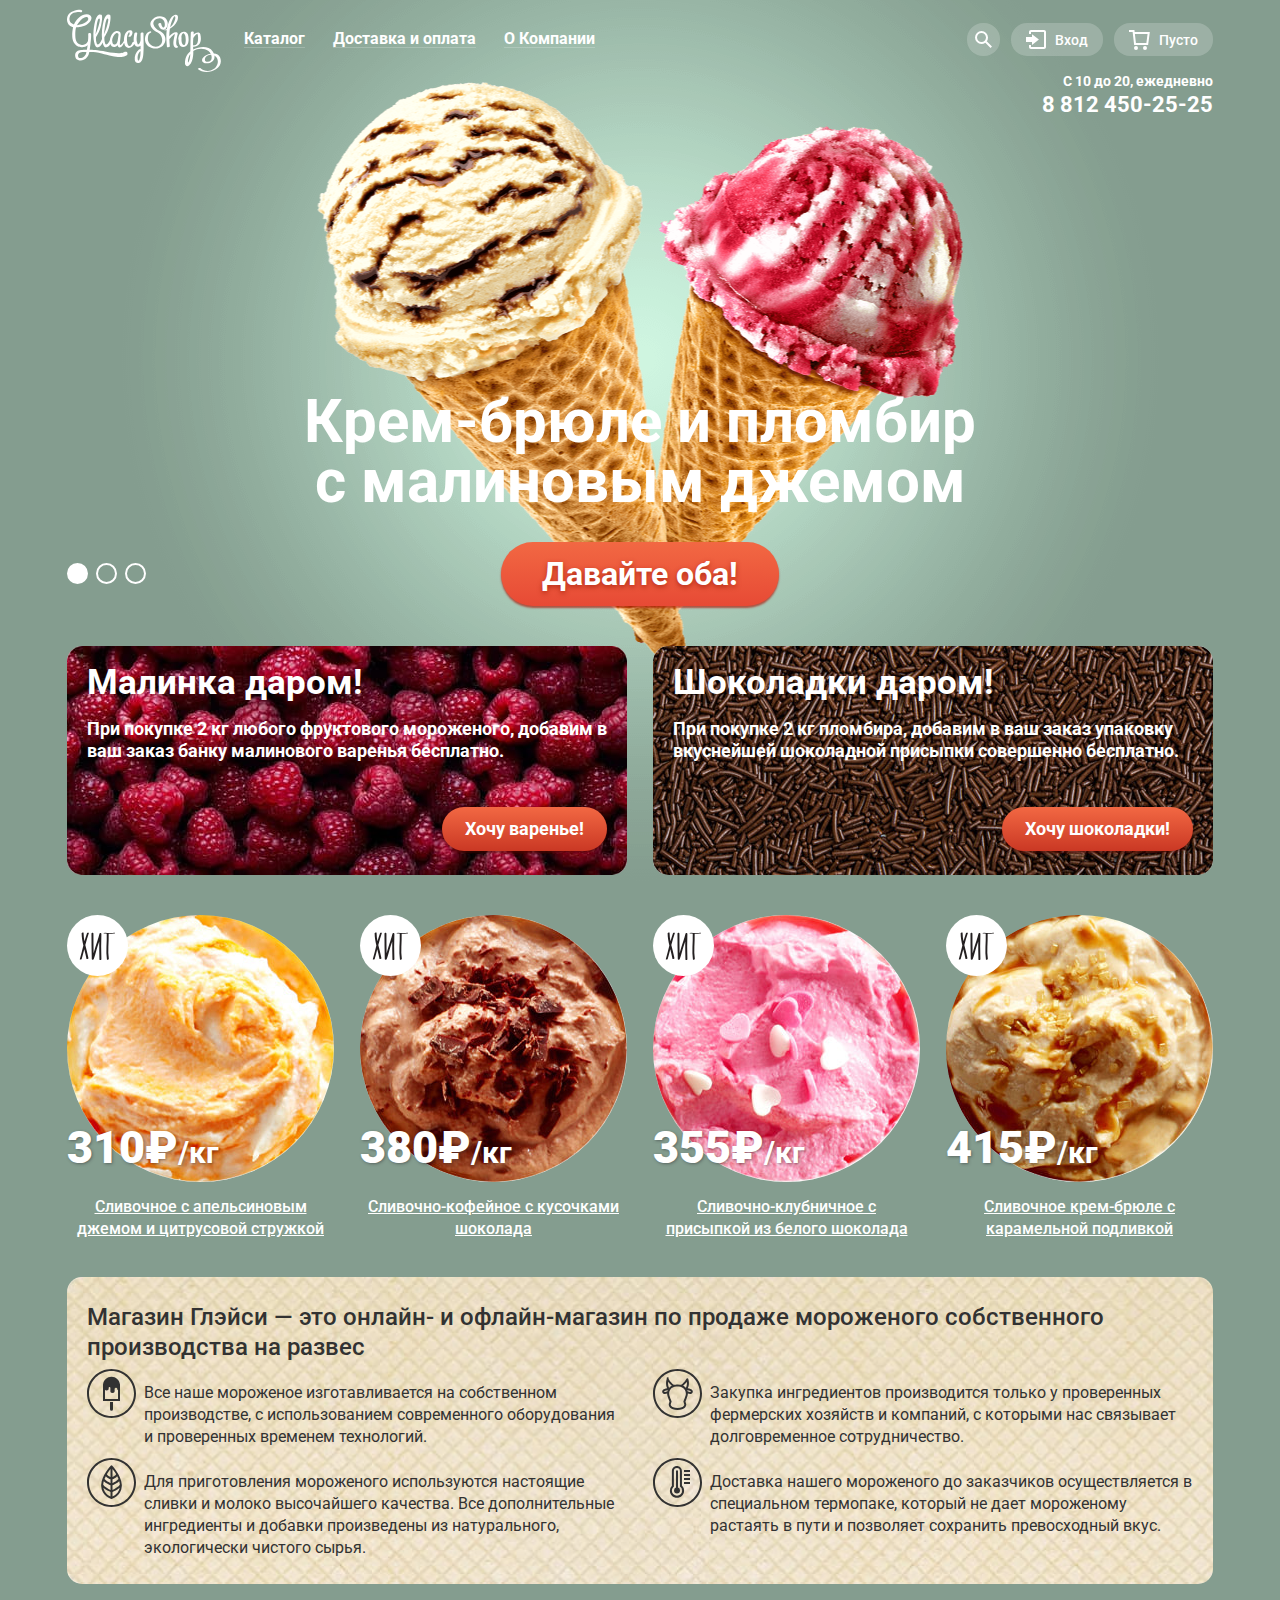
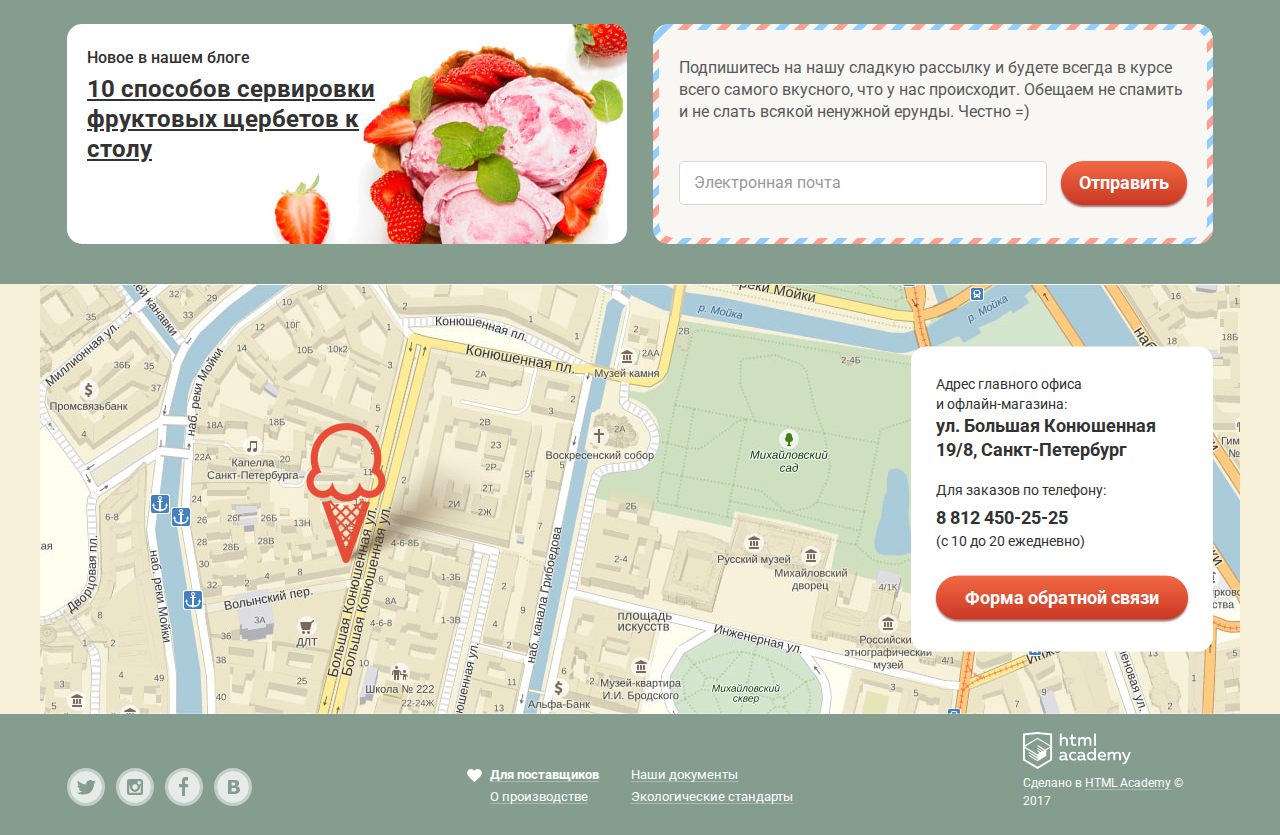
<file: index.html>
<!DOCTYPE html>
<html lang="ru">
<head>
  <meta charset="utf-8">
  <title>HTML Academy: Глейси</title>
  <link rel="stylesheet" href="https://fonts.googleapis.com/css?family=Roboto:400,500,700&amp;subset=cyrillic">
  <link rel="stylesheet" href="css/normalize.css">
  <link rel="stylesheet" href="css/style.min.css">
</head>
<body>

  <input type="radio" class="visually-hidden" name="slider-control" id="slider-control-1" checked>
  <input type="radio" class="visually-hidden" name="slider-control" id="slider-control-2">
  <input type="radio" class="visually-hidden" name="slider-control" id="slider-control-3">

  <div class="site-background">

    <header class="main-header">
      <nav class="main-navigation">
        <a class="site-logo">
          <img src="img/logo.svg" width="154" height="64" alt="Логотип магазина Глэйси">
        </a>
        <ul class="site-navigation">
          <li class="site-navigation-item">
            <a href="#">Каталог</a>
            <ul class="dropdown-menu">
              <li class="dropdown-menu-item"><a href="#">Новинки</a></li>
              <li class="dropdown-menu-item"><a href="catalog.html">Сливочное</a></li>
              <li class="dropdown-menu-item"><a href="#">Щербеты</a></li>
              <li class="dropdown-menu-item"><a href="#">Фруктовый лед</a></li>
              <li class="dropdown-menu-item"><a href="#">Мелорин</a></li>
            </ul>
          </li>
          <li class="site-navigation-item"><a href="#">Доставка и оплата</a></li>
          <li class="site-navigation-item"><a href="#">О Компании</a></li>
        </ul>
        <ul class="user-navigation">
          <li class="user-navigation-item search-link">
            <a href="search.html">
              <svg xmlns="http://www.w3.org/2000/svg" xmlns:xlink="http://www.w3.org/1999/xlink" width="17" height="17" viewBox="0 0 17 17">
                <path fill="#fff" d="M16.958 15.527L11.75 10.32A6.455 6.455 0 0 0 13 6.5 6.5 6.5 0 1 0 6.5 13a6.465 6.465 0 0 0 3.839-1.263l5.205 5.204 1.414-1.414zM6.5 11C4.019 11 2 8.981 2 6.5S4.019 2 6.5 2 11 4.019 11 6.5 8.981 11 6.5 11z"/>
              </svg>
              <span class="visually-hidden">Поиск</span>
            </a>
            <div class="user-navigation-popup search-popup">
              <h2 class="visually-hidden">Форма поиска по сайту</h2>
              <form class="search-form" action="https://echo.htmlacademy.ru" method="post">
                <label class="visually-hidden" for="search-field">Что ищем?</label>
                <input type="search" class="site-navigation-field" id="search-field" placeholder="Что ищем?" required>
                <button class="visually-hidden" type="submit">Искать</button>
              </form>
            </div>
          </li>
          <li class="user-navigation-item login-link">
            <a href="login.html">
              <svg xmlns="http://www.w3.org/2000/svg" xmlns:xlink="http://www.w3.org/1999/xlink" width="21" height="19" viewBox="0 0 21 19">
                <g fill="#fff"><path d="M6 14.875L12.917 9.5 6 4.125v2.917H-.042v4.917H6z"/><path d="M18 0H5C3.9 0 3 .9 3 2v2h2V2h13v15H5v-2H3v2c0 1.1.9 2 2 2h13c1.1 0 2-.9 2-2V2c0-1.1-.9-2-2-2z"/></g>
              </svg>
              <span>Вход</span>
            </a>
            <div class="user-navigation-popup login-popup">
              <h2 class="visually-hidden">Форма входа на сайт</h2>
              <form class="login-form" action="https://echo.htmlacademy.ru" method="post">
                <p>
                  <label class="visually-hidden" for="user-email">Электронная почта</label>
                  <input id="user-email" type="email" class="site-navigation-field" name="email" placeholder="Электронная почта" required>
                </p>
                <p>
                  <label class="visually-hidden" for="user-password">Пароль</label>
                  <input id="user-password" type="password" class="site-navigation-field" name="password" placeholder="Пароль" required>
                </p>
                <button class="button" type="submit">Войти</button>
                <p class="login-links">
                  <a href="#">Забыли пароль?</a>
                  <a href="#">Новая регистрация</a>
                </p>
              </form>
            </div>
          </li>
          <li class="user-navigation-item cart-link empty">
            <a>Пусто</a>
          </li>
        </ul>
      </nav>
      <div class="header-contacts">
        <p>С 10 до 20, ежедневно</p>
        <a href="tel:88124502525">8 812 450-25-25</a>
      </div>
    </header>

    <main class="main-content">
      <div class="container">
        <h1 class="visually-hidden">Магазин мороженого Глэйси</h1>
        <section class="slider">
          <h2 class="visually-hidden">Наборы мороженого</h2>
          <ul class="slider-navigation">
            <li>
              <label for="slider-control-1" tabindex="0"><span class="visually-hidden">Переход к первому слайду</span></label>
            </li>
            <li>
              <label for="slider-control-2" tabindex="0"><span class="visually-hidden">Переход ко второму слайду</span></label>
            </li>
            <li>
              <label for="slider-control-3" tabindex="0"><span class="visually-hidden">Переход к третьему слайду</span></label>
            </li>
          </ul>
          <ul class="slider-list">
            <li id="slide1" class="slider-item">
              <img src="img/slider-image1.png" alt="Крем-брюле и пломбир с малиновым джемом" width="647" height="584">
              <h3>Крем-брюле и пломбир с малиновым джемом</h3>
              <a href="#" class="add-to-cart">Давайте оба!</a>
            </li>
            <li id="slide2" class="slider-item">
              <img src="img/slider-image2.png" alt="Шоколадный пломбир и лимонный сорбет" width="644" height="582">
              <h3>Шоколадный пломбир и лимонный сорбет</h3>
              <a href="#" class="add-to-cart">Давайте оба!</a>
            </li>
            <li id="slide3" class="slider-item">
              <img src="img/slider-image3.png" alt="Пломбир с помадкой и клубничный щербет" width="639" height="582">
              <h3>Пломбир с помадкой и клубничный щербет</h3>
              <a href="#" class="add-to-cart">Давайте оба!</a>
            </li>
          </ul>
        </section>
        <section class="promo">
          <h2 class="visually-hidden">Спецпредложения</h2>
          <ul class="promo-list">
            <li class="promo-item">
              <h3>Малинка даром!</h3>
              <p>При покупке 2 кг любого фруктового мороженого, добавим в ваш заказ банку малинового варенья бесплатно.</p>
              <a href="#" class="button">Хочу варенье!</a>
            </li>
            <li class="promo-item">
              <h3>Шоколадки даром!</h3>
              <p>При покупке 2 кг пломбира, добавим в ваш заказ упаковку вкуснейшей шоколадной присыпки совершенно бесплатно.</p>
              <a href="#" class="button">Хочу шоколадки!</a>
            </li>
          </ul>
        </section>
        <section class="hits">
          <h2 class="visually-hidden">Хиты продаж</h2>
          <ul class="catalog-list">
            <li class="catalog-item">
              <a href="#">
                <p class="catalog-item-image">
                  <img src="img/product-1.jpg" width="267" height="267" alt="Сливочное с апельсиновым джемом и цитрусовой стружкой">
                </p>
                <h3>Сливочное с апельсиновым джемом и цитрусовой стружкой</h3>
              </a>
              <p class="catalog-item-price">
                <b>310₽</b><span>/кг</span>
              </p>
              <a href="#" class="button">Быстрый просмотр</a>
            </li>
            <li class="catalog-item">
              <a href="#">
                <p class="catalog-item-image">
                  <img src="img/product-2.jpg" width="267" height="267" alt="Сливочно-кофейное с кусочками шоколада">
                </p>
                <h3>Сливочно-кофейное с кусочками шоколада</h3>
              </a>
              <p class="catalog-item-price">
                <b>380₽</b><span>/кг</span>
              </p>
              <a href="#" class="button">Быстрый просмотр</a>
            </li>
            <li class="catalog-item">
              <a href="#">
                <p class="catalog-item-image">
                  <img src="img/product-3.jpg" width="267" height="267" alt="Сливочно-клубничное с присыпкой из белого шоколада">
                </p>
                <h3>Сливочно-клубничное с присыпкой из белого шоколада</h3>
              </a>
              <p class="catalog-item-price">
                <b>355₽</b><span>/кг</span>
              </p>
              <a href="#" class="button">Быстрый просмотр</a>
            </li>
            <li class="catalog-item">
              <a href="#">
                <p class="catalog-item-image">
                  <img src="img/product-4.jpg" width="267" height="267" alt="Сливочное крем-брюле с карамельной подливкой">
                </p>
                <h3>Сливочное крем-брюле с карамельной подливкой</h3>
              </a>
              <p class="catalog-item-price">
                <b>415₽</b><span>/кг</span>
              </p>
              <a href="#" class="button">Быстрый просмотр</a>
            </li>
          </ul>
        </section>

        <section class="features">
          <h2 class="visually-hidden">Преимущества</h2>
          <p><b>Магазин Глэйси &mdash; это онлайн- и офлайн-магазин по продаже мороженого собственного производства на развес</b></p>
          <ul class="features-list">
            <li class="feature-icecream">Все наше мороженое изготавливается на собственном производстве, с использованием современного оборудования и проверенных временем технологий.</li>
            <li class="feature-cow">Закупка ингредиентов  производится только у проверенных фермерских хозяйств и компаний, с которыми нас связывает долговременное сотрудничество.</li>
            <li class="feature-eco">Для приготовления мороженого используются настоящие сливки и молоко высочайшего качества. Все дополнительные ингредиенты и добавки произведены из натурального, экологически чистого сырья.</li>
            <li class="feature-thermo">Доставка нашего мороженого до заказчиков осуществляется в специальном термопаке, который не дает мороженому растаять в пути и позволяет сохранить превосходный вкус.</li>
          </ul>
        </section>

        <div class="index-columns">
          <article class="new-article">
            <h2>Новое в нашем блоге</h2>
            <a href="#" class="article-link">10 способов сервировки фруктовых щербетов к столу</a>
          </article>
          <section class="mailing">
            <div class="mailing-inner">
              <h2 class="visually-hidden">Подписка на рассылку</h2>
              <p class="mailing-text">Подпишитесь на нашу сладкую рассылку и будете всегда в курсе всего самого вкусного, что у нас происходит. Обещаем не спамить и не слать всякой ненужной ерунды. Честно =)</p>
              <form class="mailing-form" action="https://echo.htmlacademy.ru" method="post">
                <label class="visually-hidden" for="mailing-email">Электронная почта</label>
                <input type="email" class="mailing-field" id="mailing-email" placeholder="Электронная почта" required>
                <button class="button" type="submit">Отправить</button>
              </form>
            </div>
          </section>
        </div>
      </div>

      <section class="contacts">
        <h2 class="visually-hidden">Контакты и карта</h2>
        <iframe src="https://yandex.ru/map-widget/v1/?um=constructor%3A5968389293e043b6abec05f77f8da253e35d0ff52efd6c8dded9d435170f22a0&amp;source=constructor" height="430"></iframe>
        <img src="img/map.jpg" width="1200" height="430" alt="Наш адрес на карте">
        <div class="contact-info">
          <p class="contact-label">Адрес главного офиса и офлайн-магазина:</p>
          <p class="contact-address"><b>ул. Большая Конюшенная 19/8, Санкт-Петербург</b></p>
          <p class="contact-label">Для заказов по телефону:</p>
          <p class="contact-phone"><b>8 812 450-25-25</b></p>
          <p class="contact-hours">(с 10 до 20 ежедневно)</p>
          <a href="feedback.html" class="feedback-link button">Форма обратной связи</a>
        </div>
      </section>

    </main>

    <footer class="main-footer">
      <div class="container">
        <ul class="footer-social">
          <li>
            <a href="#" class="footer-social-link" target="_blank">
              <span class="visually-hidden">Твиттер</span>
              <svg xmlns="http://www.w3.org/2000/svg" width="32" height="32" viewBox="0 0 32 32"><path fill="#FFF" d="M16 0C7.164 0 0 7.164 0 16c0 8.837 7.164 16 16 16 8.837 0 16-7.163 16-16 0-8.836-7.163-16-16-16zm7.944 12.809c-.251 6.516-3.463 10.832-10.992 10.702h-.486c-.447 0-4.543-.443-5.344-1.823 2.479.19 4.247-.406 5.12-1.136-1.048-.289-2.923-.461-3.251-2.848.384.104.618.221 1.299.113-1.307-.824-2.758-1.519-2.679-3.643.311.317 1.164.518 1.46.457-.768-.233-2.149-3.244-.974-4.781 1.984 1.79 4.075 3.482 7.804 3.643.227-2.214 1.24-3.699 3.168-4.325 1.84-.479 3.255.26 3.901 1.138.737-.224 1.453-.466 2.193-.685-.004.833-.569 1.463-.935 1.709.747.165 1.423-.475 1.423-.475-.184.963-1.094 1.725-1.707 1.954z"/></svg>
            </a>
          </li>
          <li>
            <a href="#" class="footer-social-link" target="_blank">
              <span class="visually-hidden">Инстаграм</span>
              <svg xmlns="http://www.w3.org/2000/svg" width="32" height="32" viewBox="0 0 32 32"><g fill="#FFF"><path d="M20.916 16a4.938 4.938 0 1 1-9.877 0c0-.394.051-.773.138-1.14h-.897v6.838h11.396V14.86h-.897c.086.367.137.746.137 1.14z"/><path d="M15.978 18.659c1.466 0 2.659-1.193 2.659-2.659s-1.193-2.659-2.659-2.659c-1.466 0-2.659 1.193-2.659 2.659s1.192 2.659 2.659 2.659zM18.637 10.302h3.039v3.039h-3.039z"/><path d="M16 0C7.164 0 0 7.164 0 16c0 8.837 7.164 16 16 16 8.837 0 16-7.163 16-16 0-8.836-7.163-16-16-16zm7.955 21.698a2.285 2.285 0 0 1-2.279 2.279H10.279A2.285 2.285 0 0 1 8 21.698V10.302a2.286 2.286 0 0 1 2.279-2.279h11.396a2.286 2.286 0 0 1 2.279 2.279v11.396z"/></g></svg>
            </a>
          </li>
          <li>
            <a href="#" class="footer-social-link" target="_blank">
              <span class="visually-hidden">Фейсбук</span>
              <svg xmlns="http://www.w3.org/2000/svg" width="32" height="32" viewBox="0 0 32 32"><path fill="#FFF" d="M16 0C7.164 0 0 7.163 0 16s7.164 16 16 16c8.837 0 16-7.164 16-16S24.837 0 16 0zm4.062 9.455h-3.021v3.444h3.021v3.445h-3.021v8.61H14.02v-8.61H11v-3.445h3.021V9.455c0-1.902 1.353-3.445 3.021-3.445h3.021v3.445z"/></svg>
            </a>
          </li>
          <li>
            <a href="#" class="footer-social-link" target="_blank">
              <span class="visually-hidden">Вконтакте</span>
              <svg xmlns="http://www.w3.org/2000/svg" width="32" height="32" viewBox="0 0 32 32"><g fill="#FFF"><path d="M16.637 14.495c.402-.019.719-.082.951-.188.326-.145.54-.33.641-.559.101-.229.15-.496.15-.797 0-.232-.058-.465-.174-.697-.116-.232-.322-.405-.617-.517-.264-.1-.592-.155-.984-.165a76.242 76.242 0 0 0-1.652-.014h-.339v2.965h.565c.571 0 1.057-.009 1.459-.028zM18.118 17.084c-.282-.081-.672-.125-1.166-.132a127.97 127.97 0 0 0-1.55-.009h-.79v3.493h.264c1.014 0 1.74-.003 2.18-.009a3.2 3.2 0 0 0 1.212-.245c.377-.157.633-.364.774-.625s.214-.562.214-.9c0-.446-.088-.788-.261-1.03-.17-.241-.464-.423-.877-.543z"/><path d="M16 0C7.164 0 0 7.164 0 16c0 8.837 7.164 16 16 16 8.837 0 16-7.163 16-16 0-8.836-7.163-16-16-16zm6.602 20.531a3.73 3.73 0 0 1-1.124 1.327c-.552.415-1.161.71-1.823.886s-1.501.264-2.519.264h-6.121V8.987h5.443c1.13 0 1.957.038 2.48.113a5.126 5.126 0 0 1 1.561.5c.533.27.929.632 1.189 1.087.26.455.392.975.392 1.558 0 .678-.179 1.278-.536 1.795-.358.518-.863.92-1.517 1.208v.075c.917.182 1.642.559 2.179 1.13.537.571.807 1.325.807 2.261 0 .678-.138 1.283-.411 1.817z"/></g></svg>
            </a>
          </li>
        </ul>
        <ul class="footer-menu">
          <li class="footer-menu-item-decorated"><a href="#">Для поставщиков</a></li>
          <li><a href="#">Наши документы</a></li>
          <li><a href="#">О производстве</a></li>
          <li><a href="#">Экологические стандарты</a></li>
        </ul>
        <div class="footer-copyright">
          <a href="https://htmlacademy.ru/intensive/htmlcss" class="academy-logo-link" target="_blank">
            <img src="img/htmlacademy-logo.svg" width="108" height="39" alt="Логотип HTML Academy">
          </a>
          <p>Сделано в <a href="https://htmlacademy.ru/intensive/htmlcss" class="academy-title-link" target="_blank">HTML Academy</a> &copy; 2017</p>
        </div>
      </div>
    </footer>

  </div>

  <section class="modal modal-feedback">
    <h2 class="visually-hidden">Форма обратной связи</h2>
    <p class="feedback-title">Мы обязательно вам ответим!</p>
    <form class="feedback-form" action="https://echo.htmlacademy.ru" method="post">
      <p>
        <label class="visually-hidden" for="your-name">Как вас зовут?</label>
        <input class="feedback-input" id="your-name" type="text" name="your-name" placeholder="Как вас зовут?">
      </p>
      <p>
        <label class="visually-hidden" for="your-email">Ваша почта для ответа?</label>
        <input class="feedback-input" id="your-email" type="email" name="your-email" placeholder="Ваша почта для ответа?">
      </p>
      <p>
        <label class="visually-hidden" for="your-message">Напишите что-нибудь...</label>
        <textarea id="your-message" name="your-message" placeholder="Напишите что-нибудь..."></textarea>
      </p>
      <button class="button" type="submit">Отправить</button>
    </form>
    <button type="button" class="modal-close"><span class="visually-hidden">Закрыть</span></button>
  </section>

  <div class="overlay"></div>

  <script src="js/script.min.js"></script>
</body>
</html>
</file>
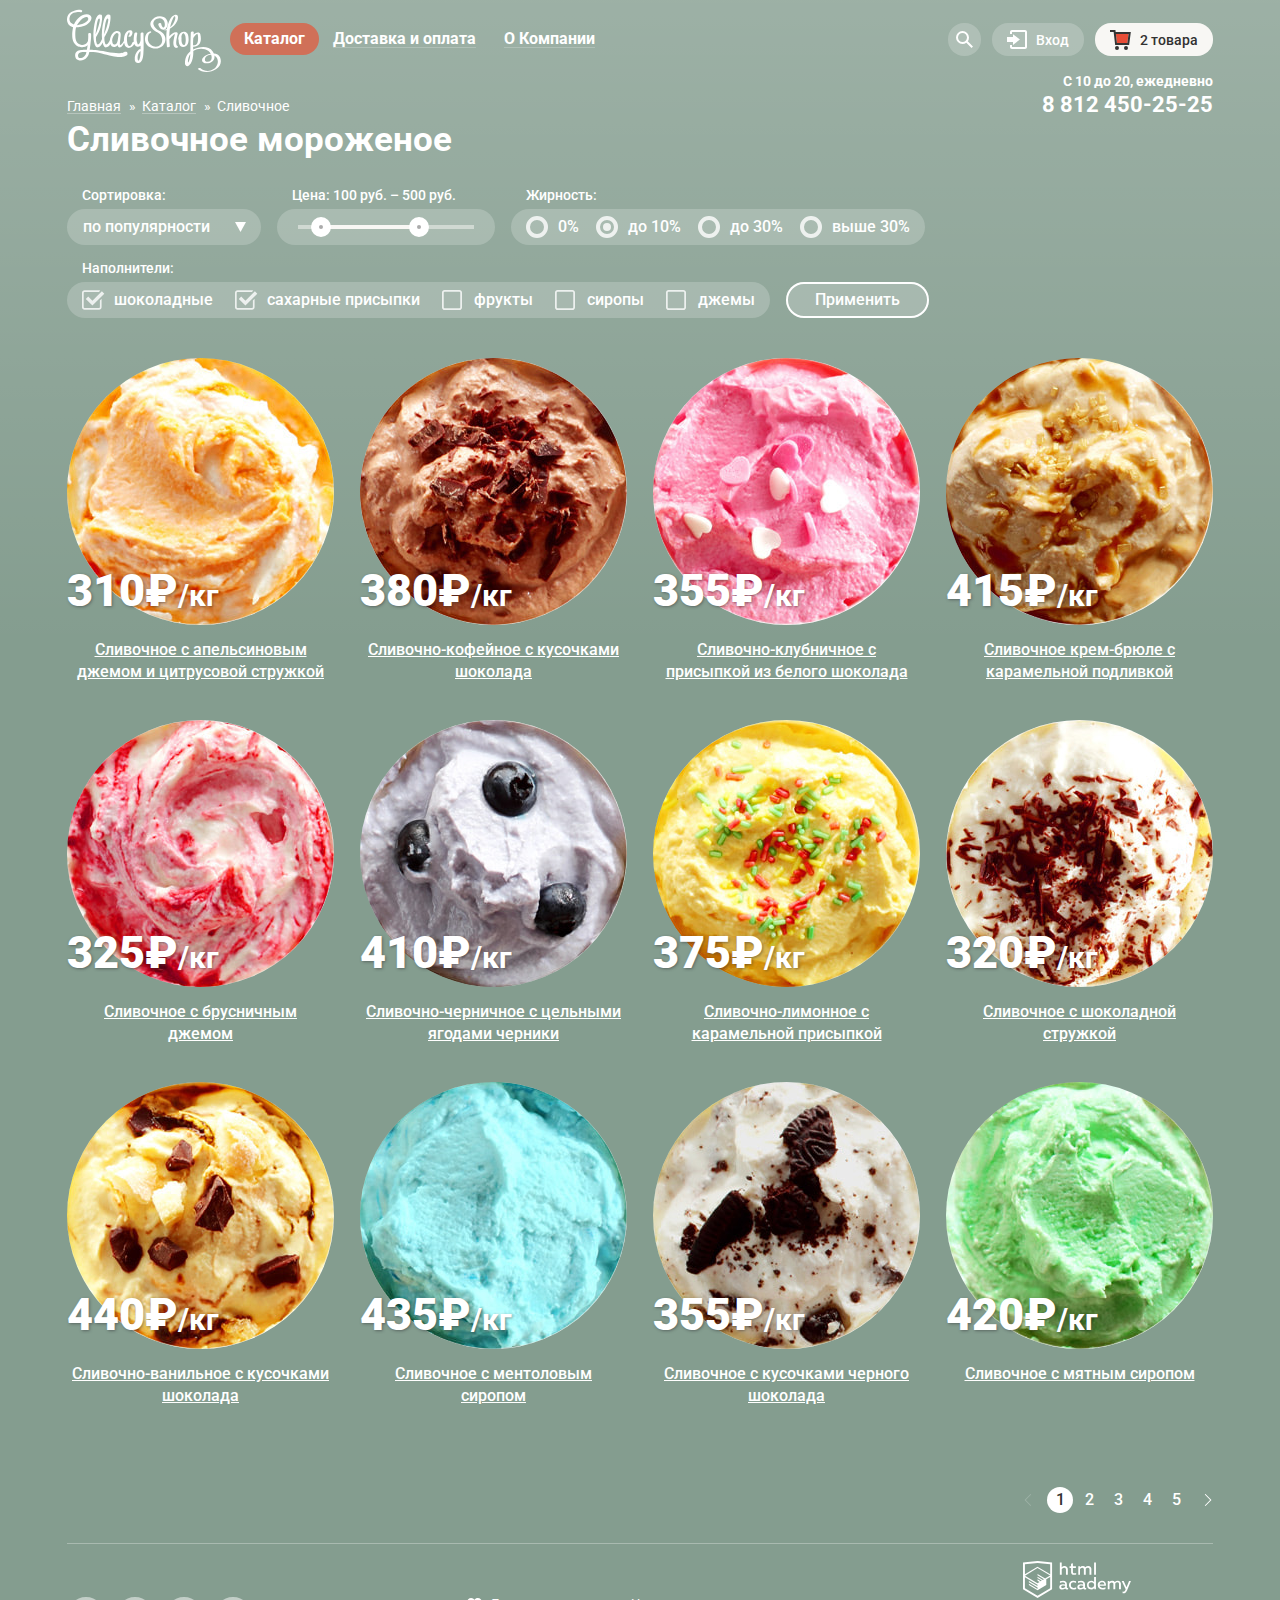
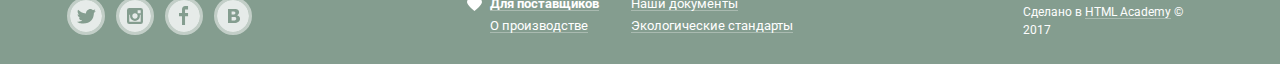
<file: catalog.html>
<!DOCTYPE html>
<html lang="ru">
<head>
  <meta charset="utf-8">
  <title>HTML Academy: Глейси - Каталог</title>
  <link rel="stylesheet" href="https://fonts.googleapis.com/css?family=Roboto:400,500,700&amp;subset=cyrillic">
  <link rel="stylesheet" href="css/normalize.css">
  <link rel="stylesheet" href="css/style.min.css">
</head>
<body class="inner-page">
  <header class="main-header">
    <nav class="main-navigation">
      <a href="index.html" class="site-logo">
        <img src="img/logo.svg" width="154" height="64" alt="Логотип магазина Глэйси">
      </a>
      <ul class="site-navigation">
        <li class="site-navigation-item site-navigation-item-active">
          <a href="#">Каталог</a>
          <ul class="dropdown-menu">
            <li class="dropdown-menu-item"><a href="#">Новинки</a></li>
            <li class="dropdown-menu-item active"><a>Сливочное</a></li>
            <li class="dropdown-menu-item"><a href="#">Щербеты</a></li>
            <li class="dropdown-menu-item"><a href="#">Фруктовый лед</a></li>
            <li class="dropdown-menu-item"><a href="#">Мелорин</a></li>
          </ul>
        </li>
        <li class="site-navigation-item"><a href="#">Доставка и оплата</a></li>
        <li class="site-navigation-item"><a href="#">О Компании</a></li>
      </ul>
      <ul class="user-navigation">
        <li class="user-navigation-item search-link">
          <a href="search.html">
            <svg xmlns="http://www.w3.org/2000/svg" xmlns:xlink="http://www.w3.org/1999/xlink" width="17" height="17" viewBox="0 0 17 17">
              <path fill="#fff" d="M16.958 15.527L11.75 10.32A6.455 6.455 0 0 0 13 6.5 6.5 6.5 0 1 0 6.5 13a6.465 6.465 0 0 0 3.839-1.263l5.205 5.204 1.414-1.414zM6.5 11C4.019 11 2 8.981 2 6.5S4.019 2 6.5 2 11 4.019 11 6.5 8.981 11 6.5 11z"/>
            </svg>
            <span class="visually-hidden">Поиск</span>
          </a>
          <div class="user-navigation-popup search-popup">
            <h2 class="visually-hidden">Форма поиска по сайту</h2>
            <form class="search-form" action="https://echo.htmlacademy.ru" method="post">
              <label class="visually-hidden" for="search-field">Что ищем?</label>
              <input type="search" id="search-field" class="site-navigation-field" placeholder="Что ищем?" required>
              <button class="visually-hidden" type="submit">Искать</button>
            </form>
          </div>
        </li>
        <li class="user-navigation-item login-link">
          <a href="login.html">
            <svg xmlns="http://www.w3.org/2000/svg" xmlns:xlink="http://www.w3.org/1999/xlink" width="21" height="19" viewBox="0 0 21 19">
              <g fill="#fff"><path d="M6 14.875L12.917 9.5 6 4.125v2.917H-.042v4.917H6z"/><path d="M18 0H5C3.9 0 3 .9 3 2v2h2V2h13v15H5v-2H3v2c0 1.1.9 2 2 2h13c1.1 0 2-.9 2-2V2c0-1.1-.9-2-2-2z"/></g>
            </svg>
            <span>Вход</span>
          </a>
          <div class="user-navigation-popup login-popup">
            <h2 class="visually-hidden">Форма входа на сайт</h2>
            <form class="login-form" action="https://echo.htmlacademy.ru" method="post">
              <p>
                <label class="visually-hidden" for="user-email">Электронная почта</label>
                <input id="user-email" type="email" class="site-navigation-field" name="email" placeholder="Электронная почта" required>
              </p>
              <p>
                <label class="visually-hidden" for="user-password">Пароль</label>
                <input id="user-password" type="password" class="site-navigation-field" name="password" placeholder="Пароль" required>
              </p>
              <button class="button" type="submit">Войти</button>
              <p class="login-links">
                <a href="#">Забыли пароль?</a>
                <a href="#">Новая регистрация</a>
              </p>
            </form>
          </div>
        </li>
        <li class="user-navigation-item cart-link not-empty">
          <a href="cart.html">2 товара</a>
          <div class="user-navigation-popup cart-popup">
            <h2 class="visually-hidden">Товары в корзине</h2>
            <table>
              <tr>
                <td><button class="cart-popup-delete" type="button"><span class="visually-hidden">Удалить товар</span></button></td>
                <td><img class="cart-popup-image" src="img/product-1.jpg" width="33" height="33" alt="Пломбир с апельсиновым джемом"></td>
                <td>Пломбир с апельсиновым джемом</td>
                <td>1,5 кг х <span class="cart-popup-price">200 руб.</span></td>
                <td>300 руб.</td>
              </tr>
              <tr>
                <td><button class="cart-popup-delete" type="button"><span class="visually-hidden">Удалить товар</span></button></td>
                <td><img class="cart-popup-image" src="img/product-3.jpg" width="33" height="33" alt="Клубничный пломбир с присыпкой из белого шоколада"></td>
                <td>Клубничный пломбир с присыпкой из белого шоколада</td>
                <td>1,5 кг х <span class="cart-popup-price">300 руб.</span></td>
                <td>450 руб.</td>
              </tr>
            </table>
            <p class="cart-popup-total">Итого: 750 руб.</p>
            <a href="#" class="button">Оформить заказ</a>
          </div>
        </li>
      </ul>
    </nav>
    <div class="header-contacts">
      <p>С 10 до 20, ежедневно</p>
      <a href="tel:88124502525">8 812 450-25-25</a>
    </div>
  </header>

  <main class="main-content">
    <div class="container">
      <ul class="breadcrumbs">
        <li><a href="index.html">Главная</a></li>
        <li><a href="#">Каталог</a></li>
        <li class="active">Сливочное</li>
      </ul>
      <h1 class="page-title">Сливочное мороженое</h1>

      <section class="filters">
        <h2 class="visually-hidden">Фильтр товаров</h2>
        <form class="filter-form" action="https://echo.htmlacademy.ru" method="post">
          <fieldset>
            <legend>Сортировка:</legend>
            <select name="sorting">
              <option value="popularity">по популярности</option>
              <option value="cheap-first">сначала недорогие</option>
              <option value="expensive-first">сначала дорогие</option>
              <option value="fat">по жирности</option>
            </select>
          </fieldset>
          <fieldset>
            <legend>Цена: 100 руб. – 500 руб.</legend>
            <div class="range-wrapper">
              <div class="range">
                <div class="range-bar"></div>
                <button type="button" class="range-control range-control-from"><span class="visually-hidden">Цена, от</span></button>
                <button type="button" class="range-control range-control-to"><span class="visually-hidden">Цена, до</span></button>
              </div>
            </div>
          </fieldset>
          <fieldset>
            <legend>Жирность:</legend>
            <ul class="fat-list">
              <li>
                <input type="radio" class="radio visually-hidden" name="fat-content" value="0" id="fat-content-1">
                <label for="fat-content-1" class="radio-label">0%</label>
              </li>
              <li>
                <input type="radio" class="radio visually-hidden" name="fat-content" value="less-than-10" id="fat-content-2" checked>
                <label for="fat-content-2" class="radio-label">до 10%</label>
              </li>
              <li>
                <input type="radio" class="radio visually-hidden" name="fat-content" value="less-than-30" id="fat-content-3">
                <label for="fat-content-3" class="radio-label">до 30%</label>
              </li>
              <li>
                <input type="radio" class="radio visually-hidden" name="fat-content" value="more-than-30" id="fat-content-4">
                <label for="fat-content-4" class="radio-label">выше 30%</label>
              </li>
            </ul>
          </fieldset>
          <fieldset>
            <legend>Наполнители:</legend>
            <ul class="stuffing-list">
              <li>
                <input type="checkbox" class="checkbox visually-hidden" name="stuffing-chocolate" id="stuffing-chocolate" checked>
                <label for="stuffing-chocolate" class="checkbox-label">шоколадные</label>
              </li>
              <li>
                <input type="checkbox" class="checkbox visually-hidden" name="stuffing-powder" id="stuffing-powder" checked>
                <label for="stuffing-powder" class="checkbox-label">сахарные присыпки</label>
              </li>
              <li>
                <input type="checkbox" class="checkbox visually-hidden" name="stuffing-fruit" id="stuffing-fruit">
                <label for="stuffing-fruit" class="checkbox-label">фрукты</label>
              </li>
              <li>
                <input type="checkbox" class="checkbox visually-hidden" name="stuffing-syrup" id="stuffing-syrup">
                <label for="stuffing-syrup" class="checkbox-label">сиропы</label>
              </li>
              <li>
                <input type="checkbox" class="checkbox visually-hidden" name="stuffing-jam" id="stuffing-jam">
                <label for="stuffing-jam" class="checkbox-label">джемы</label>
              </li>
            </ul>
          </fieldset>
          <button type="submit" class="filter-submit">Применить</button>
        </form>
      </section>

      <section class="catalog">
        <h2 class="visually-hidden">Список товаров</h2>
        <ul class="catalog-list">
          <li class="catalog-item">
            <a href="#">
              <p class="catalog-item-image">
                <img src="img/product-1.jpg" width="267" height="267" alt="Сливочное с апельсиновым джемом и цитрусовой стружкой">
              </p>
              <h3>Сливочное с апельсиновым джемом и цитрусовой стружкой</h3>
            </a>
            <p class="catalog-item-price">
              <b>310₽</b><span>/кг</span>
            </p>
            <a href="#" class="button">Быстрый просмотр</a>
          </li>
          <li class="catalog-item">
            <a href="#">
              <p class="catalog-item-image">
                <img src="img/product-2.jpg" width="267" height="267" alt="Сливочно-кофейное с кусочками шоколада">
              </p>
              <h3>Сливочно-кофейное с кусочками шоколада</h3>
            </a>
            <p class="catalog-item-price">
              <b>380₽</b><span>/кг</span>
            </p>
            <a href="#" class="button">Быстрый просмотр</a>
          </li>
          <li class="catalog-item">
            <a href="#">
              <p class="catalog-item-image">
                <img src="img/product-3.jpg" width="267" height="267" alt="Сливочно-клубничное с присыпкой из белого шоколада">
              </p>
              <h3>Сливочно-клубничное с присыпкой из белого шоколада</h3>
            </a>
            <p class="catalog-item-price">
              <b>355₽</b><span>/кг</span>
            </p>
            <a href="#" class="button">Быстрый просмотр</a>
          </li>
          <li class="catalog-item">
            <a href="#">
              <p class="catalog-item-image">
                <img src="img/product-4.jpg" width="267" height="267" alt="Сливочное крем-брюле с карамельной подливкой">
              </p>
              <h3>Сливочное крем-брюле с карамельной подливкой</h3>
            </a>
            <p class="catalog-item-price">
              <b>415₽</b><span>/кг</span>
            </p>
            <a href="#" class="button">Быстрый просмотр</a>
          </li>
          <li class="catalog-item">
            <a href="#">
              <p class="catalog-item-image">
                <img src="img/product-5.jpg" width="267" height="267" alt="Сливочное с брусничным джемом">
              </p>
              <h3>Сливочное с брусничным джемом</h3>
            </a>
            <p class="catalog-item-price">
              <b>325₽</b><span>/кг</span>
            </p>
            <a href="#" class="button">Быстрый просмотр</a>
          </li>
          <li class="catalog-item">
            <a href="#">
              <p class="catalog-item-image">
                <img src="img/product-6.jpg" width="267" height="267" alt="Сливочно-черничное с цельными ягодами черники">
              </p>
              <h3>Сливочно-черничное с цельными ягодами черники</h3>
            </a>
            <p class="catalog-item-price">
              <b>410₽</b><span>/кг</span>
            </p>
            <a href="#" class="button">Быстрый просмотр</a>
          </li>
          <li class="catalog-item">
            <a href="#">
              <p class="catalog-item-image">
                <img src="img/product-7.jpg" width="267" height="267" alt="Сливочно-лимонное с карамельной присыпкой">
              </p>
              <h3>Сливочно-лимонное с карамельной присыпкой</h3>
            </a>
            <p class="catalog-item-price">
              <b>375₽</b><span>/кг</span>
            </p>
            <a href="#" class="button">Быстрый просмотр</a>
          </li>
          <li class="catalog-item">
            <a href="#">
              <p class="catalog-item-image">
                <img src="img/product-8.jpg" width="267" height="267" alt="Сливочное с шоколадной стружкой">
              </p>
              <h3>Сливочное с шоколадной стружкой</h3>
            </a>
            <p class="catalog-item-price">
              <b>320₽</b><span>/кг</span>
            </p>
            <a href="#" class="button">Быстрый просмотр</a>
          </li>
          <li class="catalog-item">
            <a href="#">
              <p class="catalog-item-image">
                <img src="img/product-9.jpg" width="267" height="267" alt="Сливочно-ванильное с кусочками шоколада">
              </p>
              <h3>Сливочно-ванильное с кусочками шоколада</h3>
            </a>
            <p class="catalog-item-price">
              <b>440₽</b><span>/кг</span>
            </p>
            <a href="#" class="button">Быстрый просмотр</a>
          </li>
          <li class="catalog-item">
            <a href="#">
              <p class="catalog-item-image">
                <img src="img/product-10.jpg" width="267" height="267" alt="Сливочноe с ментоловым сиропом">
              </p>
              <h3>Сливочноe с ментоловым сиропом</h3>
            </a>
            <p class="catalog-item-price">
              <b>435₽</b><span>/кг</span>
            </p>
            <a href="#" class="button">Быстрый просмотр</a>
          </li>
          <li class="catalog-item">
            <a href="#">
              <p class="catalog-item-image">
                <img src="img/product-11.jpg" width="267" height="267" alt="Сливочное с кусочками черного шоколада">
              </p>
              <h3>Сливочное с кусочками черного шоколада</h3>
            </a>
            <p class="catalog-item-price">
              <b>355₽</b><span>/кг</span>
            </p>
            <a href="#" class="button">Быстрый просмотр</a>
          </li>
          <li class="catalog-item">
            <a href="#">
              <p class="catalog-item-image">
                <img src="img/product-12.jpg" width="267" height="267" alt="Сливочное с мятным сиропом">
              </p>
              <h3>Сливочное с мятным сиропом</h3>
            </a>
            <p class="catalog-item-price">
              <b>420₽</b><span>/кг</span>
            </p>
            <a href="#" class="button">Быстрый просмотр</a>
          </li>
        </ul>
        <ul class="pagination-list">
          <li class="pagination-item prev disabled">
            <a href="#">
              <span class="visually-hidden">Предыдущая страница</span>
              <svg xmlns="http://www.w3.org/2000/svg" width="8" height="12" viewBox="0 0 8 12"><path fill="#fff" d="M7.237 5.642L1.73.132c-.2-.197-.52-.197-.717 0s-.198.52 0 .717L6.163 6l-5.15 5.15c-.2.198-.2.52 0 .717.098.1.228.148.357.148.13 0 .26-.05.358-.148l5.51-5.51c.198-.197.198-.517 0-.715z"/></svg>
            </a>
          </li>
          <li class="pagination-item active">
            <a>1</a>
          </li>
          <li class="pagination-item">
            <a href="#">2</a>
          </li>
          <li class="pagination-item">
            <a href="#">3</a>
          </li>
          <li class="pagination-item">
            <a href="#">4</a>
          </li>
          <li class="pagination-item">
            <a href="#">5</a>
          </li>
          <li class="pagination-item next">
            <a href="#">
              <span class="visually-hidden">Следующая страница</span>
              <svg xmlns="http://www.w3.org/2000/svg" width="8" height="12" viewBox="0 0 8 12"><path fill="#fff" d="M7.237 5.642L1.73.132c-.2-.197-.52-.197-.717 0s-.198.52 0 .717L6.163 6l-5.15 5.15c-.2.198-.2.52 0 .717.098.1.228.148.357.148.13 0 .26-.05.358-.148l5.51-5.51c.198-.197.198-.517 0-.715z"/></svg>
            </a>
          </li>
        </ul>
      </section>
    </div>
  </main>

  <footer class="main-footer">
    <div class="container">
      <ul class="footer-social">
        <li>
          <a href="#" class="footer-social-link" target="_blank">
            <span class="visually-hidden">Твиттер</span>
            <svg xmlns="http://www.w3.org/2000/svg" width="32" height="32" viewBox="0 0 32 32"><path fill="#FFF" d="M16 0C7.164 0 0 7.164 0 16c0 8.837 7.164 16 16 16 8.837 0 16-7.163 16-16 0-8.836-7.163-16-16-16zm7.944 12.809c-.251 6.516-3.463 10.832-10.992 10.702h-.486c-.447 0-4.543-.443-5.344-1.823 2.479.19 4.247-.406 5.12-1.136-1.048-.289-2.923-.461-3.251-2.848.384.104.618.221 1.299.113-1.307-.824-2.758-1.519-2.679-3.643.311.317 1.164.518 1.46.457-.768-.233-2.149-3.244-.974-4.781 1.984 1.79 4.075 3.482 7.804 3.643.227-2.214 1.24-3.699 3.168-4.325 1.84-.479 3.255.26 3.901 1.138.737-.224 1.453-.466 2.193-.685-.004.833-.569 1.463-.935 1.709.747.165 1.423-.475 1.423-.475-.184.963-1.094 1.725-1.707 1.954z"/></svg>
          </a>
        </li>
        <li>
          <a href="#" class="footer-social-link" target="_blank">
            <span class="visually-hidden">Инстаграм</span>
            <svg xmlns="http://www.w3.org/2000/svg" width="32" height="32" viewBox="0 0 32 32"><g fill="#FFF"><path d="M20.916 16a4.938 4.938 0 1 1-9.877 0c0-.394.051-.773.138-1.14h-.897v6.838h11.396V14.86h-.897c.086.367.137.746.137 1.14z"/><path d="M15.978 18.659c1.466 0 2.659-1.193 2.659-2.659s-1.193-2.659-2.659-2.659c-1.466 0-2.659 1.193-2.659 2.659s1.192 2.659 2.659 2.659zM18.637 10.302h3.039v3.039h-3.039z"/><path d="M16 0C7.164 0 0 7.164 0 16c0 8.837 7.164 16 16 16 8.837 0 16-7.163 16-16 0-8.836-7.163-16-16-16zm7.955 21.698a2.285 2.285 0 0 1-2.279 2.279H10.279A2.285 2.285 0 0 1 8 21.698V10.302a2.286 2.286 0 0 1 2.279-2.279h11.396a2.286 2.286 0 0 1 2.279 2.279v11.396z"/></g></svg>
          </a>
        </li>
        <li>
          <a href="#" class="footer-social-link" target="_blank">
            <span class="visually-hidden">Фейсбук</span>
            <svg xmlns="http://www.w3.org/2000/svg" width="32" height="32" viewBox="0 0 32 32"><path fill="#FFF" d="M16 0C7.164 0 0 7.163 0 16s7.164 16 16 16c8.837 0 16-7.164 16-16S24.837 0 16 0zm4.062 9.455h-3.021v3.444h3.021v3.445h-3.021v8.61H14.02v-8.61H11v-3.445h3.021V9.455c0-1.902 1.353-3.445 3.021-3.445h3.021v3.445z"/></svg>
          </a>
        </li>
        <li>
          <a href="#" class="footer-social-link" target="_blank">
            <span class="visually-hidden">Вконтакте</span>
            <svg xmlns="http://www.w3.org/2000/svg" width="32" height="32" viewBox="0 0 32 32"><g fill="#FFF"><path d="M16.637 14.495c.402-.019.719-.082.951-.188.326-.145.54-.33.641-.559.101-.229.15-.496.15-.797 0-.232-.058-.465-.174-.697-.116-.232-.322-.405-.617-.517-.264-.1-.592-.155-.984-.165a76.242 76.242 0 0 0-1.652-.014h-.339v2.965h.565c.571 0 1.057-.009 1.459-.028zM18.118 17.084c-.282-.081-.672-.125-1.166-.132a127.97 127.97 0 0 0-1.55-.009h-.79v3.493h.264c1.014 0 1.74-.003 2.18-.009a3.2 3.2 0 0 0 1.212-.245c.377-.157.633-.364.774-.625s.214-.562.214-.9c0-.446-.088-.788-.261-1.03-.17-.241-.464-.423-.877-.543z"/><path d="M16 0C7.164 0 0 7.164 0 16c0 8.837 7.164 16 16 16 8.837 0 16-7.163 16-16 0-8.836-7.163-16-16-16zm6.602 20.531a3.73 3.73 0 0 1-1.124 1.327c-.552.415-1.161.71-1.823.886s-1.501.264-2.519.264h-6.121V8.987h5.443c1.13 0 1.957.038 2.48.113a5.126 5.126 0 0 1 1.561.5c.533.27.929.632 1.189 1.087.26.455.392.975.392 1.558 0 .678-.179 1.278-.536 1.795-.358.518-.863.92-1.517 1.208v.075c.917.182 1.642.559 2.179 1.13.537.571.807 1.325.807 2.261 0 .678-.138 1.283-.411 1.817z"/></g></svg>
          </a>
        </li>
      </ul>
      <ul class="footer-menu">
        <li class="footer-menu-item-decorated"><a href="#">Для поставщиков</a></li>
        <li><a href="#">Наши документы</a></li>
        <li><a href="#">О производстве</a></li>
        <li><a href="#">Экологические стандарты</a></li>
      </ul>
      <div class="footer-copyright">
        <a href="https://htmlacademy.ru/intensive/htmlcss" class="academy-logo-link" target="_blank">
          <img src="img/htmlacademy-logo.svg" width="108" height="39" alt="Логотип HTML Academy">
        </a>
        <p>Сделано в <a href="https://htmlacademy.ru/intensive/htmlcss" class="academy-title-link" target="_blank">HTML Academy</a> &copy; 2017</p>
      </div>
    </div>
  </footer>

</body>
</html>
</file>
<file: css/style.min.css>
html{-webkit-box-sizing:border-box;box-sizing:border-box}*,::before,::after{-webkit-box-sizing:inherit;box-sizing:inherit}body{position:relative;min-width:1200px;margin-left:auto;margin-right:auto;font-family:'Roboto',Arial,sans-serif;background-color:#849d8f;font-size:16px;line-height:22px;color:#fff}img{max-width:100%;height:auto}.container{width:1200px;margin:0 auto;padding:0 27px}.button{display:inline-block;vertical-align:top;font-weight:700;font-size:18px;line-height:24px;text-align:center;color:#fefefe;text-decoration:none;background-color:#e84d37;-webkit-box-shadow:0 2px 2px 0 rgba(85,8,0,.54);box-shadow:0 2px 2px 0 rgba(85,8,0,.54);background-image:-webkit-gradient(linear,left bottom,left top,from(#ca3824),to(#f26843));background-image:-webkit-linear-gradient(bottom,#ca3824,#f26843);background-image:-o-linear-gradient(bottom,#ca3824,#f26843);background-image:linear-gradient(to top,#ca3824,#f26843);border:0;cursor:pointer;-webkit-transition:.25s;-o-transition:.25s;transition:.25s}.button:hover{-webkit-box-shadow:0 1px 2px 0 #ac1000;box-shadow:0 1px 2px 0 #ac1000;background-image:-webkit-gradient(linear,left bottom,left top,from(#e74a35),to(#f26843)),-webkit-gradient(linear,left top,left bottom,from(rgba(255,255,255,.2)),to(rgba(255,255,255,.2)));background-image:-webkit-linear-gradient(bottom,#e74a35,#f26843),-webkit-linear-gradient(top,rgba(255,255,255,.2),rgba(255,255,255,.2));background-image:-o-linear-gradient(bottom,#e74a35,#f26843),-o-linear-gradient(top,rgba(255,255,255,.2),rgba(255,255,255,.2));background-image:linear-gradient(to top,#e74a35,#f26843),linear-gradient(to bottom,rgba(255,255,255,.2),rgba(255,255,255,.2))}.button:focus{-webkit-box-shadow:inset 0 2px 2px 0 #942718;box-shadow:inset 0 2px 2px 0 #942718;background-image:-webkit-gradient(linear,left top,left bottom,from(#e74a35),to(#f26843)),-webkit-gradient(linear,left top,left bottom,from(rgba(0,0,0,.07)),to(rgba(0,0,0,.07)));background-image:-webkit-linear-gradient(top,#e74a35,#f26843),-webkit-linear-gradient(top,rgba(0,0,0,.07),rgba(0,0,0,.07));background-image:-o-linear-gradient(top,#e74a35,#f26843),-o-linear-gradient(top,rgba(0,0,0,.07),rgba(0,0,0,.07));background-image:linear-gradient(to bottom,#e74a35,#f26843),linear-gradient(to bottom,rgba(0,0,0,.07),rgba(0,0,0,.07))}.visually-hidden{position:absolute;width:1px;height:1px;margin:-1px;border:0;padding:0;white-space:nowrap;-webkit-clip-path:inset(100%);clip-path:inset(100%);clip:rect(0 0 0 0);overflow:hidden}.site-background{background-repeat:no-repeat;background-position:50% 0;-webkit-transition:.5s;-o-transition:.5s;transition:.5s}.site-background::before{display:none;content:url(../img/slider-lightning2.png) url(../img/slider-lightning3.png)}#slider-control-1:checked~.site-background{background-color:#849d8f;background-image:url(../img/slider-lightning1.png)}#slider-control-2:checked~.site-background{background-color:#8996a6;background-image:url(../img/slider-lightning2.png)}#slider-control-3:checked~.site-background{background-color:#9d8b84;background-image:url(../img/slider-lightning3.png)}.main-navigation{display:-webkit-box;display:-ms-flexbox;display:flex;-webkit-box-align:start;-ms-flex-align:start;align-items:flex-start;width:1200px;margin:0 auto;padding:0 27px;padding-top:9px}.site-background .main-header{position:relative;z-index:1}.site-logo{width:154px;margin-right:9px;line-height:0}.site-navigation{display:-webkit-box;display:-ms-flexbox;display:flex;-ms-flex-wrap:wrap;flex-wrap:wrap;width:690px;list-style:none;padding:0;padding-top:9px;margin:0;margin-right:auto;line-height:18px;font-weight:700}.site-navigation-item{position:relative;padding:5px 0}.site-navigation-item>a{display:block;position:relative;color:#fff;padding:0 14px;height:32px;line-height:32px;border-radius:16px;text-decoration:none;-webkit-transition:.25s;-o-transition:.25s;transition:.25s}.site-navigation-item:not(.site-navigation-item-active):hover>a{background-color:#f7f6f3;color:#323232}.site-navigation-item>a:focus{-webkit-box-shadow:inset 0 2px 1px 0 #696969;box-shadow:inset 0 2px 1px 0 #696969;background-color:#ededed;color:#323232}.site-navigation-item-active>a{background-color:#d07058}.site-navigation-item:not(.site-navigation-item-active)>a:not(:hover):not(:focus)::after{content:'';position:absolute;bottom:7px;left:14px;right:14px;height:1px;background-color:rgba(255,255,255,.2)}.dropdown-menu{display:none;position:absolute;z-index:1;top:100%;left:-6px;padding:0;margin:0;background-color:#f8f7f4;border-radius:5px;list-style:none;font-size:14px;line-height:16px;font-weight:400;color:#323232;-webkit-box-shadow:0 20px 20px 0 rgba(0,0,0,.4);box-shadow:0 20px 20px 0 rgba(0,0,0,.4);overflow:hidden}.site-navigation-item:hover .dropdown-menu{display:block}.dropdown-menu-item:first-child{font-weight:700}.dropdown-menu-item:first-child::after{content:'';display:block;height:1px;background-color:rgba(53,53,53,.22);margin:0 6px}.dropdown-menu a{display:block;padding:8px 20px;color:#323232;text-decoration:none;white-space:nowrap;-webkit-transition:.25s;-o-transition:.25s;transition:.25s}.dropdown-menu-item:first-child a{padding-top:12px;padding-bottom:10px}.dropdown-menu-item:last-child a{padding-bottom:12px}.dropdown-menu-item:not(.active) a:hover{background-color:#fbded7}.dropdown-menu-item:not(.active) a:focus{background-color:#f6b5a5}.dropdown-menu-item.active a{background-color:#d07058;color:#fff}.user-navigation{display:-webkit-box;display:-ms-flexbox;display:flex;-ms-flex-wrap:wrap;flex-wrap:wrap;-webkit-box-pack:end;-ms-flex-pack:end;justify-content:flex-end;width:267px;list-style:none;padding:0;padding-top:11px;margin:0;font-weight:500;font-size:14px;line-height:16px}.user-navigation-item{position:relative;padding:3px 0;margin-left:11px}.user-navigation-item:first-child{margin-left:0}.user-navigation-item>a{display:-webkit-box;display:-ms-flexbox;display:flex;-webkit-box-align:center;-ms-flex-align:center;align-items:center;color:#fff;text-decoration:none;background-color:rgba(255,255,255,.2);border-radius:16px;-webkit-transition:.25s;-o-transition:.25s;transition:.25s}.search-link:hover>a,.login-link:hover>a{background-color:#f8f7f4;color:#323232}.login-link span{line-height:16px}.search-link>a{padding:8px}.user-navigation-item path{-webkit-transition:.25s;-o-transition:.25s;transition:.25s}.search-link:hover path,.login-link:hover path{fill:#323232}.login-link>a{padding:8px 15px 7px;line-height:0}.login-link svg{margin-right:8px;margin-top:-1px}.cart-link>a{padding:9px 15px 8px 45px;position:relative}.cart-link.not-empty>a{background-color:#f8f7f4;color:#323232}.cart-link>a::before{content:'';position:absolute;width:21px;height:20px;left:15px;top:7px;background-image:url(../img/cart.svg);background-repeat:no-repeat}.cart-link.not-empty>a::before{background-image:url(../img/cart-notempty.svg)}.search-popup,.login-popup,.cart-popup{display:none;position:absolute;z-index:1;top:100%;right:0;padding:20px 15px;background-color:#f8f7f4;color:#323232;border-radius:5px;-webkit-box-shadow:0 20px 20px 0 rgba(0,0,0,.4);box-shadow:0 20px 20px 0 rgba(0,0,0,.4)}.user-navigation-item:hover .user-navigation-popup{display:block}.search-popup{width:340px}.site-navigation-field{width:100%;padding:0 15px;border-radius:5px;background-color:#fff;border:0;-webkit-box-shadow:inset 0 0 0 1px rgba(178,178,178,.52);box-shadow:inset 0 0 0 1px rgba(178,178,178,.52);font-size:14px;line-height:44px;height:44px;font-weight:700;color:#323232;-webkit-transition:.25s;-o-transition:.25s;transition:.25s}.site-navigation-field:hover{-webkit-box-shadow:inset 0 0 0 2px rgba(154,154,154,.52);box-shadow:inset 0 0 0 2px rgba(154,154,154,.52)}.site-navigation-field:focus{-webkit-box-shadow:inset 0 0 0 2px rgba(46,136,228,.52);box-shadow:inset 0 0 0 2px rgba(46,136,228,.52);outline:0}.site-navigation-field::-webkit-input-placeholder{font-weight:400;color:#999;opacity:1}.site-navigation-field:-ms-input-placeholder{font-weight:400;color:#999;opacity:1}.site-navigation-field::-ms-input-placeholder{font-weight:400;color:#999;opacity:1}.site-navigation-field::placeholder{font-weight:400;color:#999;opacity:1}.login-popup{width:280px;padding:20px}.login-form{display:-webkit-box;display:-ms-flexbox;display:flex;-ms-flex-wrap:wrap;flex-wrap:wrap;-webkit-box-align:center;-ms-flex-align:center;align-items:center;-webkit-box-pack:justify;-ms-flex-pack:justify;justify-content:space-between}.login-form p:not(.login-links){width:100%;margin:0 0 20px}.login-form .button{border-radius:22px;padding:10px 25px}.login-links{display:-webkit-box;display:-ms-flexbox;display:flex;-ms-flex-wrap:wrap;flex-wrap:wrap;-webkit-box-orient:vertical;-webkit-box-direction:normal;-ms-flex-direction:column;flex-direction:column;-webkit-box-align:start;-ms-flex-align:start;align-items:flex-start;margin:0}.login-links a{position:relative;font-size:13px;line-height:24px;color:#323232;text-decoration:none;-webkit-transition:.25s;-o-transition:.25s;transition:.25s}.login-links a:not(:first-child){margin-top:-4px}.login-links a:hover,.login-links a:focus{color:#e84d37}.login-links a::after{content:'';position:absolute;left:0;right:0;bottom:4px;height:1px;background-color:rgba(0,0,0,.3);-webkit-transition:.25s;-o-transition:.25s;transition:.25s}.login-links a:hover::after,.login-links a:focus::after{background-color:rgba(236,89,60,.3)}.cart-popup{width:540px;text-align:right}.cart-popup table{width:100%;text-align:left;font-size:13px;border-bottom:1px solid #cacac7;margin-bottom:13px}.cart-popup td{white-space:nowrap;padding:6px 0 17px;vertical-align:top}.cart-popup td:first-child{width:22px}.cart-popup td:nth-child(2){width:45px;line-height:0;padding-top:0}.cart-popup td:not(:first-child):not(:nth-child(2)){padding-right:20px}.cart-popup td:nth-child(3){white-space:normal}.cart-popup-image{border-radius:50%}.cart-popup-delete{width:11px;height:11px;border:0;background-color:transparent;background-image:url(../img/delete.svg);background-repeat:no-repeat;cursor:pointer}.cart-popup-price{color:#999}.cart-popup-total{font-size:15px;line-height:18px;font-weight:700;margin:0 0 13px}.cart-popup .button{padding:11px 15px;border-radius:22px}.header-contacts{width:1200px;margin:0 auto;padding:0 27px;font-weight:700;text-align:right}.header-contacts p{margin:0 0 4px;font-size:14px;line-height:16px}.header-contacts a{font-size:22px;line-height:24px;color:#fff;text-decoration:none}.site-background .main-content{margin-top:-56px}.slider{position:relative}.slider-list{list-style:none;margin:0;padding:0;text-align:center}.slider-item{display:none;position:relative;padding-top:330px;padding-bottom:40px}.slider-item img{position:absolute;top:20px;left:50%;-webkit-transform:translateX(-50%);-ms-transform:translateX(-50%);transform:translateX(-50%)}.slider-item h3{position:relative;width:700px;font-size:60px;line-height:60px;font-weight:700;margin:0 auto 30px}.slider-item a{display:inline-block;vertical-align:top;position:relative;padding:10px 41px;border-radius:32px;font-size:32px;line-height:44px;font-weight:700;color:#fff;text-shadow:0 2px 5px rgba(160,32,11,.76);text-decoration:none;-webkit-box-shadow:0 2px 2px 0 rgba(172,16,0,.64);box-shadow:0 2px 2px 0 rgba(172,16,0,.64);background-color:#e84d37;background-image:-webkit-gradient(linear,left bottom,left top,from(#e74a35),to(#f26843));background-image:-webkit-linear-gradient(bottom,#e74a35,#f26843);background-image:-o-linear-gradient(bottom,#e74a35,#f26843);background-image:linear-gradient(to top,#e74a35,#f26843);-webkit-transition:.25s;-o-transition:.25s;transition:.25s}.slider-item a:hover{-webkit-box-shadow:0 2px 2px 0 #ac1000;box-shadow:0 2px 2px 0 #ac1000;background-image:-webkit-gradient(linear,left bottom,left top,from(#e74a35),to(#f26843)),-webkit-gradient(linear,left top,left bottom,from(rgba(255,255,255,.2)),to(rgba(255,255,255,.2)));background-image:-webkit-linear-gradient(bottom,#e74a35,#f26843),-webkit-linear-gradient(top,rgba(255,255,255,.2),rgba(255,255,255,.2));background-image:-o-linear-gradient(bottom,#e74a35,#f26843),-o-linear-gradient(top,rgba(255,255,255,.2),rgba(255,255,255,.2));background-image:linear-gradient(to top,#e74a35,#f26843),linear-gradient(to bottom,rgba(255,255,255,.2),rgba(255,255,255,.2))}.slider-item a:focus{-webkit-box-shadow:inset 0 2px 2px 0 #942718;box-shadow:inset 0 2px 2px 0 #942718;background-image:-webkit-gradient(linear,left top,left bottom,from(#e74a35),to(#f26843)),-webkit-gradient(linear,left top,left bottom,from(rgba(0,0,0,.07)),to(rgba(0,0,0,.07)));background-image:-webkit-linear-gradient(top,#e74a35,#f26843),-webkit-linear-gradient(top,rgba(0,0,0,.07),rgba(0,0,0,.07));background-image:-o-linear-gradient(top,#e74a35,#f26843),-o-linear-gradient(top,rgba(0,0,0,.07),rgba(0,0,0,.07));background-image:linear-gradient(to bottom,#e74a35,#f26843),linear-gradient(to bottom,rgba(0,0,0,.07),rgba(0,0,0,.07))}.slider-navigation{display:-webkit-box;display:-ms-flexbox;display:flex;position:absolute;z-index:1;left:0;bottom:62px;list-style:none;margin:0;padding:0}.slider-navigation li{margin-right:8px}.slider-navigation li:last-child{margin-right:0}.slider-navigation label{display:block;width:21px;height:21px;border:2px solid #fff;border-radius:50%;cursor:pointer;-webkit-transition:.25s;-o-transition:.25s;transition:.25s}.slider-navigation label:hover{background-color:rgba(255,255,255,.4)}.slider-navigation label:focus{background-color:#fff}#slider-control-1:checked~.site-background #slide1,#slider-control-2:checked~.site-background #slide2,#slider-control-3:checked~.site-background #slide3{display:block}#slider-control-1:checked~.site-background label[for=slider-control-1],#slider-control-2:checked~.site-background label[for=slider-control-2],#slider-control-3:checked~.site-background label[for=slider-control-3]{background-color:#fff}.promo{position:relative;margin-bottom:40px}.promo-list{display:-webkit-box;display:-ms-flexbox;display:flex;-webkit-box-pack:justify;-ms-flex-pack:justify;justify-content:space-between;list-style:none;padding:0;margin:0}.promo-item{width:560px;border-radius:15px;padding:16px 20px 24px;text-align:right;background-repeat:no-repeat;background-size:cover}.promo-item:first-child{background-color:#6b1b2b;background-image:url(../img/promo-bg-1.jpg)}.promo-item:last-child{background-color:#4b3226;background-image:url(../img/promo-bg-2.jpg)}.promo-item h3{font-size:35px;line-height:41px;font-weight:700;text-align:left;margin:0 0 15px}.promo-item p{font-size:18px;font-weight:700;text-align:left;margin:0}.promo-item .button{padding:10px 23px;border-radius:22px;margin-top:45px}.features{border-radius:15px;padding:25px 20px 15px;margin-bottom:40px;color:#323232;background-color:#dcd0b5;background-image:url(../img/features-bg.jpg);background-size:cover}.features p{margin:0 0 7px}.features b{font-weight:500;font-size:24px;line-height:30px}.features ul{list-style:none;padding:0;margin:0;display:-webkit-box;display:-ms-flexbox;display:flex;-webkit-box-pack:justify;-ms-flex-pack:justify;justify-content:space-between;-ms-flex-wrap:wrap;flex-wrap:wrap}.features li{width:540px;padding-left:57px;padding-top:13px;margin-bottom:10px;background-repeat:no-repeat}.features .feature-icecream{background-image:url(../img/feature-1.svg)}.features .feature-cow{background-image:url(../img/feature-2.svg)}.features .feature-eco{background-image:url(../img/feature-3.svg)}.features .feature-thermo{background-image:url(../img/feature-4.svg)}.index-columns{display:-webkit-box;display:-ms-flexbox;display:flex;-webkit-box-pack:justify;-ms-flex-pack:justify;justify-content:space-between;margin-bottom:40px}.new-article{width:560px;border-radius:15px;padding:23px 20px;background-color:#fff;background-image:url(../img/article-bg.jpg);background-repeat:no-repeat;background-position:bottom 0 right 0;background-size:cover;color:#323232}.new-article h2{font-size:16px;font-weight:500;margin:0 0 5px}.article-link{display:inline-block;vertical-align:top;max-width:290px;font-weight:700;font-size:24px;line-height:30px;color:#323232;-webkit-transition:.25s;-o-transition:.25s;transition:.25s}.article-link:hover,.article-link:focus{color:#e84d37}.mailing{width:560px;border-radius:15px;background-image:url(../img/bg-post.svg);background-repeat:no-repeat;background-size:cover;padding:6px}.mailing-inner{border-radius:15px;padding:27px 20px 33px;background-color:#f8f7f4;color:#5a5a5a}.mailing-text{margin:0 0 38px}.mailing-form{display:-webkit-box;display:-ms-flexbox;display:flex;-webkit-box-align:start;-ms-flex-align:start;align-items:flex-start;-webkit-box-pack:justify;-ms-flex-pack:justify;justify-content:space-between}.mailing-field{width:368px;font-weight:700;font-size:16px;line-height:44px;height:44px;background-color:#fff;border:0;border-radius:5px;-webkit-box-shadow:inset 0 0 0 1px rgba(178,178,178,.52);box-shadow:inset 0 0 0 1px rgba(178,178,178,.52);padding:0 15px;-webkit-transition:.25s;-o-transition:.25s;transition:.25s}.mailing-field:hover{-webkit-box-shadow:inset 0 0 0 2px rgba(154,154,154,.52);box-shadow:inset 0 0 0 2px rgba(154,154,154,.52)}.mailing-field:focus{outline:0;-webkit-box-shadow:inset 0 0 0 2px rgba(46,136,228,.52);box-shadow:inset 0 0 0 2px rgba(46,136,228,.52)}.mailing-field::-webkit-input-placeholder{font-weight:400;color:#999;opacity:1}.mailing-field:-ms-input-placeholder{font-weight:400;color:#999;opacity:1}.mailing-field::-ms-input-placeholder{font-weight:400;color:#999;opacity:1}.mailing-field::placeholder{font-weight:400;color:#999;opacity:1}.mailing-form .button{padding:10px 18px;border-radius:22px}.contacts{position:relative;min-height:430px;overflow:hidden;background-color:#f7f1d9}.contacts>img{position:absolute;z-index:1;top:0;left:50%;-webkit-transform:translateX(-50%);-ms-transform:translateX(-50%);transform:translateX(-50%)}.contacts iframe{position:relative;z-index:2;width:100%;border:0;vertical-align:bottom}.contact-info{position:absolute;z-index:3;right:calc((100% - 1146px)/2);top:50%;-webkit-transform:translateY(-50%);-ms-transform:translateY(-50%);transform:translateY(-50%);width:302px;border-radius:15px;padding:27px 25px 32px;background-color:#fff;color:#323232}.contact-info p:first-child{max-width:150px}.contact-info .contact-address{margin:0 0 18px}.contact-info .contact-phone{margin:7px 0 0}.contact-label{font-size:14px;line-height:20px;margin:0}.contact-info b{font-size:18px}.contact-address b{line-height:24px}.contact-hours{font-size:14px;margin:0 0 24px}.contact-info .button{width:100%;padding:10px 15px;border-radius:22px}.inner-page .main-content{margin-top:-20px}.inner-page::before{content:'';position:absolute;z-index:-1;top:0;left:0;right:0;height:647px;background-image:-webkit-gradient(linear,left top,left bottom,from(rgba(255,255,255,.2)),to(rgba(255,255,255,0)));background-image:-webkit-linear-gradient(top,rgba(255,255,255,.2) 0%,rgba(255,255,255,0) 100%);background-image:-o-linear-gradient(top,rgba(255,255,255,.2) 0%,rgba(255,255,255,0) 100%);background-image:linear-gradient(to bottom,rgba(255,255,255,.2) 0%,rgba(255,255,255,0) 100%)}.breadcrumbs{display:-webkit-box;display:-ms-flexbox;display:flex;list-style:none;padding:0;margin:0 0 5px;font-size:14px;line-height:16px}.breadcrumbs li{position:relative;margin-right:21px}.breadcrumbs li:last-child{margin-right:0}.breadcrumbs li::after{content:'\00bb';position:absolute;left:100%;margin-left:8px}.breadcrumbs li:last-child::after{display:none}.breadcrumbs a{position:relative;color:#fff;text-decoration:none;-webkit-transition:.25s;-o-transition:.25s;transition:.25s}.breadcrumbs a:hover,.breadcrumbs a:focus{color:#ffbc9e}.breadcrumbs a::after{content:'';position:absolute;left:0;right:0;bottom:0;height:1px;background-color:rgba(255,255,255,.3);-webkit-transition:.25s;-o-transition:.25s;transition:.25s}.breadcrumbs a:hover::after,.breadcrumbs a:focus::after{background-color:rgba(249,172,159,.3)}.page-title{margin-top:0;margin-bottom:27px;font-size:35px;line-height:41px;font-weight:700}.filters{margin-bottom:40px}.filter-form{display:-webkit-box;display:-ms-flexbox;display:flex;-webkit-box-align:start;-ms-flex-align:start;align-items:flex-start;-ms-flex-wrap:wrap;flex-wrap:wrap}.filter-form fieldset{border:0;margin:0;margin-right:16px;margin-bottom:15px;padding:0;font-size:16px;line-height:18px;font-weight:500}.filter-form fieldset:last-of-type{margin-bottom:0}.filter-form legend{font-size:14px;line-height:16px;padding-left:15px;margin-bottom:6px}.filter-form select{background-color:rgba(255,255,255,.2);border-radius:18px;border:0;padding-right:32px;padding-left:16px;height:36px;line-height:36px;font-weight:500;font-size:16px;color:#fff;-webkit-appearance:none;-moz-appearance:none;appearance:none;background-repeat:no-repeat;background-position:right 15px top 50%;background-image:url(../img/icon-down-dir-white.svg);-webkit-transition:.25s;-o-transition:.25s;transition:.25s}.filter-form select::-ms-expand{display:none}.filter-form select:hover{color:#323232;background-image:url(../img/icon-down-dir.svg)}.range-wrapper{background-color:rgba(255,255,255,.2);border-radius:18px;padding:16px 21px}.range{position:relative;width:176px;height:4px;background-color:rgba(248,247,244,.5)}.range-bar{position:absolute;top:0;bottom:0;left:23px;right:calc(100% - 121px);background-color:#f8f7f4}.range-control{position:absolute;top:50%;-webkit-transform:translate(-50%,-50%);-ms-transform:translate(-50%,-50%);transform:translate(-50%,-50%);width:20px;height:20px;border:8px solid #fff;border-radius:50%;padding:0;background-color:#ababab;cursor:pointer}.range-control-from{left:23px}.range-control-to{left:121px}.filter-form ul{display:-webkit-box;display:-ms-flexbox;display:flex;margin:0;padding:0;list-style:none;background-color:rgba(255,255,255,.2);border-radius:18px;padding:9px 15px}.fat-list li{margin-right:17px}.stuffing-list li{margin-right:22px}.filter-form li:last-child{margin-right:0}.radio-label,.checkbox-label{position:relative;padding-left:32px;cursor:pointer;-webkit-user-select:none;-moz-user-select:none;-ms-user-select:none;user-select:none}.radio-label::before,.radio-label::after{content:'';position:absolute;top:50%;-webkit-transform:translateY(-50%);-ms-transform:translateY(-50%);transform:translateY(-50%);border-radius:50%;opacity:.8;-webkit-transition:.25s;-o-transition:.25s;transition:.25s}.radio-label::before{left:0;width:22px;height:22px;border:4px solid #fff}.radio-label::after{display:none;left:7px;width:8px;height:8px;background-color:#fff}.checkbox-label::before{content:'';position:absolute;left:0;top:50%;-webkit-transform:translateY(-50%);-ms-transform:translateY(-50%);transform:translateY(-50%);width:20px;height:20px;background-image:url(../img/checkbox-off.svg);background-repeat:no-repeat;background-size:contain;opacity:.8;-webkit-transition:opacity .25s;-o-transition:opacity .25s;transition:opacity .25s}.radio-label:hover::before,.radio-label:hover::after,.checkbox-label:hover::before{opacity:1}.radio:focus~.radio-label::before,.checkbox:focus~.checkbox-label::before{outline:thin dotted;outline:5px auto -webkit-focus-ring-color}.radio:checked~.radio-label::after{display:block}.checkbox:checked~.checkbox-label::before{width:23px;background-image:url(../img/checkbox-on.svg)}.radio[disabled]~.radio-label::before,.radio[disabled]~.radio-label::after,.checkbox[disabled]~.checkbox-label::before{opacity:.4}.filter-submit{-ms-flex-item-align:end;align-self:flex-end;font-weight:500;font-size:16px;line-height:18px;text-align:center;color:#fff;background-color:rgba(255,255,255,.2);border:0;border-radius:18px;padding:9px 29px;-webkit-box-shadow:inset 0 0 0 2px #fff;box-shadow:inset 0 0 0 2px #fff;cursor:pointer;-webkit-transition:.25s;-o-transition:.25s;transition:.25s}.filter-submit:hover{background-color:#fff;color:#323232}.filter-submit:focus{-webkit-box-shadow:inset 0 2px 1px 0 #696969;box-shadow:inset 0 2px 1px 0 #696969;background-color:#ededed;color:#323232}.catalog-list{list-style:none;padding:0;margin:0 0 37px;display:-webkit-box;display:-ms-flexbox;display:flex;-ms-flex-wrap:wrap;flex-wrap:wrap}.catalog-item{position:relative;width:267px;margin-right:26px;margin-bottom:37px;text-align:center}.catalog-item:nth-child(4n){margin-right:0}.catalog-item::before{content:'';display:none;position:absolute;z-index:1;top:-5px;left:-13px;right:-13px;bottom:-75px;border-radius:5px;background-color:rgba(248,247,244,.2);-webkit-box-shadow:0 20px 20px 0 rgba(0,0,0,.4);box-shadow:0 20px 20px 0 rgba(0,0,0,.4)}.catalog-item:hover::before{display:block}.catalog-item-image{margin:0 0 14px}.catalog-item-image img{display:block;position:relative;border-radius:50%}.catalog-item:hover a{z-index:2}.hits .catalog-item{margin-bottom:0}.hits .catalog-item::after{content:'';position:absolute;z-index:2;top:0;left:0;width:61px;height:61px;background-repeat:no-repeat;background-image:url(../img/hit.svg)}.catalog-item a{display:block;position:relative;color:#fff;-webkit-transition:.25s;-o-transition:.25s;transition:.25s}.catalog-item h3{font-size:16px;font-weight:500;margin:0;padding:0 5px}.catalog-item a:not(.button):hover,.catalog-item a:not(.button):focus{color:#ffbc9e}.catalog-item-price{position:absolute;z-index:2;top:210px;left:0;margin:0;font-size:45px;line-height:45px;font-weight:700;text-shadow:.5px .9px 3px rgba(49,50,53,.5)}.catalog-item-price span{font-size:30px}.catalog-item .button{position:absolute;bottom:-52px;left:50%;-webkit-transform:translateX(-50%);-ms-transform:translateX(-50%);transform:translateX(-50%);min-width:200px;padding:10px 16px;border-radius:22px;margin-top:15px;display:none}.catalog-item:hover .button{display:inline-block}.pagination-list{display:-webkit-box;display:-ms-flexbox;display:flex;-webkit-box-align:center;-ms-flex-align:center;align-items:center;-webkit-box-pack:end;-ms-flex-pack:end;justify-content:flex-end;list-style:none;margin:43px -5px 30px 0;padding:0;line-height:18px;font-weight:500}.pagination-item{margin-right:3px}.pagination-item:last-child{margin-right:0}.pagination-item a{position:relative;display:block;width:26px;height:26px;line-height:26px;text-decoration:none;text-align:center;color:#fff;border-radius:50%;-webkit-transition:.25s;-o-transition:.25s;transition:.25s}.pagination-item:not(.disabled) a:hover{background-color:rgba(255,255,255,.2)}.pagination-item:not(.disabled) a:focus{background-color:#fff;color:#323232}.pagination-item.disabled a{opacity:.2}.pagination-item.disabled a:hover{cursor:default}.pagination-item.prev a{-webkit-transform:scale(-1);-ms-transform:scale(-1);transform:scale(-1)}.pagination-item svg{position:relative;top:1px;left:3px}.pagination-item:not(.disabled) a:focus path{fill:#323232}.pagination-item.active a{color:#323232;background-color:#fff}.pagination-item.active a:hover{background-color:#fff}.main-footer{position:relative;padding:18px 0 25px}.main-footer .container{position:relative;display:-webkit-box;display:-ms-flexbox;display:flex;-webkit-box-align:end;-ms-flex-align:end;align-items:flex-end;-webkit-box-pack:justify;-ms-flex-pack:justify;justify-content:space-between}.inner-page .main-footer{overflow:hidden}.inner-page .main-footer::before{content:'';position:absolute;left:50%;-webkit-transform:translateX(-50%);-ms-transform:translateX(-50%);transform:translateX(-50%);top:0;width:1146px;height:1px;background-color:#fff;opacity:.3}.footer-social{width:190px;display:-webkit-box;display:-ms-flexbox;display:flex;-ms-flex-wrap:wrap;flex-wrap:wrap;list-style:none;padding:0;padding-bottom:4px;margin:0}.footer-social li{margin-right:11px}.footer-social li:last-child{margin-right:0}.footer-social-link{display:block;position:relative;width:38px;height:38px;border:3px solid rgba(255,255,255,.5);border-radius:50%;-webkit-transition:.25s;-o-transition:.25s;transition:.25s}.footer-social-link:hover,.footer-social-link:focus{border-color:rgba(255,255,255,.7)}.footer-social-link path{opacity:.8;-webkit-transition:.25s;-o-transition:.25s;transition:.25s}.footer-social-link:hover path{opacity:1}.footer-social-link:focus path{opacity:1;fill:#e9e9e9}.footer-menu{width:340px;list-style:none;padding:0;margin:0;margin-left:40px;font-size:13px;line-height:18px}.footer-menu li{display:inline-block;vertical-align:top;min-width:111px;margin-right:27px;margin-bottom:4px}.footer-menu-item-decorated{position:relative}.footer-menu-item-decorated::before{content:'';position:absolute;left:-23px;top:3px;width:15px;height:13px;background-repeat:no-repeat;background-image:url(../img/heart.svg)}.footer-menu a{position:relative;color:#fff;text-decoration:none;-webkit-transition:.25s;-o-transition:.25s;transition:.25s}.footer-menu-item-decorated a{font-weight:700}.footer-menu a:hover,.footer-menu a:focus{color:#ffbc9e}.footer-menu a::after{content:'';position:absolute;bottom:0;left:0;right:0;height:1px;background-color:rgba(255,255,255,.3);-webkit-transition:.25s;-o-transition:.25s;transition:.25s}.footer-menu a:hover::after,.footer-menu a:focus::after{background-color:rgba(249,172,159,.3)}.footer-copyright{width:190px;font-size:12px;line-height:18px;color:#fefefe}.footer-copyright p{margin:0}.academy-title-link{position:relative;color:#fefefe;text-decoration:none;-webkit-transition:.25s;-o-transition:.25s;transition:.25s}.academy-title-link:hover,.academy-title-link:focus{color:#ffbc9e}.academy-title-link::after{content:'';position:absolute;bottom:0;left:0;right:0;height:1px;background-color:rgba(255,255,255,.3);-webkit-transition:.25s;-o-transition:.25s;transition:.25s}.academy-title-link:hover::after,.academy-title-link:focus::after{background-color:rgba(249,172,159,.3)}.modal{display:none;position:fixed;z-index:10;top:50%;left:50%;-webkit-transform:translate(-50%,-50%);-ms-transform:translate(-50%,-50%);transform:translate(-50%,-50%);width:477px;border-radius:10px;background-color:#f8f7f4;color:#323232;padding:16px 25px 25px}.feedback-title{font-weight:500;font-size:24px;line-height:28px;margin:0 0 20px}.feedback-form{text-align:right}.feedback-form p{margin:0 0 20px;text-align:left}.feedback-input,.feedback-form textarea{border-radius:5px;background-color:#fff;border:0;-webkit-box-shadow:inset 0 0 0 1px rgba(178,178,178,.52);box-shadow:inset 0 0 0 1px rgba(178,178,178,.52);font-size:16px;font-weight:700;color:#323232;-webkit-transition:.25s;-o-transition:.25s;transition:.25s}.feedback-input{width:267px;padding:0 15px;line-height:44px;height:44px}.feedback-form textarea{display:block;width:100%;padding:10px 15px;height:155px;line-height:24px;resize:none}.feedback-input::-webkit-input-placeholder,.feedback-form textarea::-webkit-input-placeholder{font-weight:400;color:#999;opacity:1}.feedback-input:-ms-input-placeholder,.feedback-form textarea:-ms-input-placeholder{font-weight:400;color:#999;opacity:1}.feedback-input::-ms-input-placeholder,.feedback-form textarea::-ms-input-placeholder{font-weight:400;color:#999;opacity:1}.feedback-input::placeholder,.feedback-form textarea::placeholder{font-weight:400;color:#999;opacity:1}.feedback-input:hover,.feedback-form textarea:hover{-webkit-box-shadow:inset 0 0 0 2px rgba(154,154,154,.52);box-shadow:inset 0 0 0 2px rgba(154,154,154,.52)}.feedback-input:focus,.feedback-form textarea:focus{-webkit-box-shadow:inset 0 0 0 2px rgba(46,136,228,.52);box-shadow:inset 0 0 0 2px rgba(46,136,228,.52);outline:0}.feedback-form .button{padding:10px 23px;border-radius:22px;margin-top:5px}.modal-close{position:absolute;top:15px;right:15px;width:18px;height:17px;background-repeat:no-repeat;background-image:url(../img/close.svg);border:0;background-color:transparent;cursor:pointer}.modal-show{display:block;-webkit-animation:appearance .3s;animation:appearance .3s}.modal-error{-webkit-animation:shake .6s;animation:shake .6s}@-webkit-keyframes appearance{0%{opacity:0;-webkit-transform:translate(-50%,-50%) scale(0);transform:translate(-50%,-50%) scale(0)}to{opacity:1;-webkit-transform:translate(-50%,-50%) scale(1);transform:translate(-50%,-50%) scale(1)}}@keyframes appearance{0%{opacity:0;-webkit-transform:translate(-50%,-50%) scale(0);transform:translate(-50%,-50%) scale(0)}to{opacity:1;-webkit-transform:translate(-50%,-50%) scale(1);transform:translate(-50%,-50%) scale(1)}}@-webkit-keyframes shake{0%,to{-webkit-transform:translate(-50%,-50%);transform:translate(-50%,-50%)}10%,30%,50%,70%,90%{-webkit-transform:translate(-52%,-50%);transform:translate(-52%,-50%)}20%,40%,60%,80%{-webkit-transform:translate(-48%,-50%);transform:translate(-48%,-50%)}}@keyframes shake{0%,to{-webkit-transform:translate(-50%,-50%);transform:translate(-50%,-50%)}10%,30%,50%,70%,90%{-webkit-transform:translate(-52%,-50%);transform:translate(-52%,-50%)}20%,40%,60%,80%{-webkit-transform:translate(-48%,-50%);transform:translate(-48%,-50%)}}.overlay{display:none;position:fixed;z-index:9;left:0;right:0;top:0;bottom:0;background-color:rgba(0,0,0,.3)}.overlay-show{display:block}
</file>
